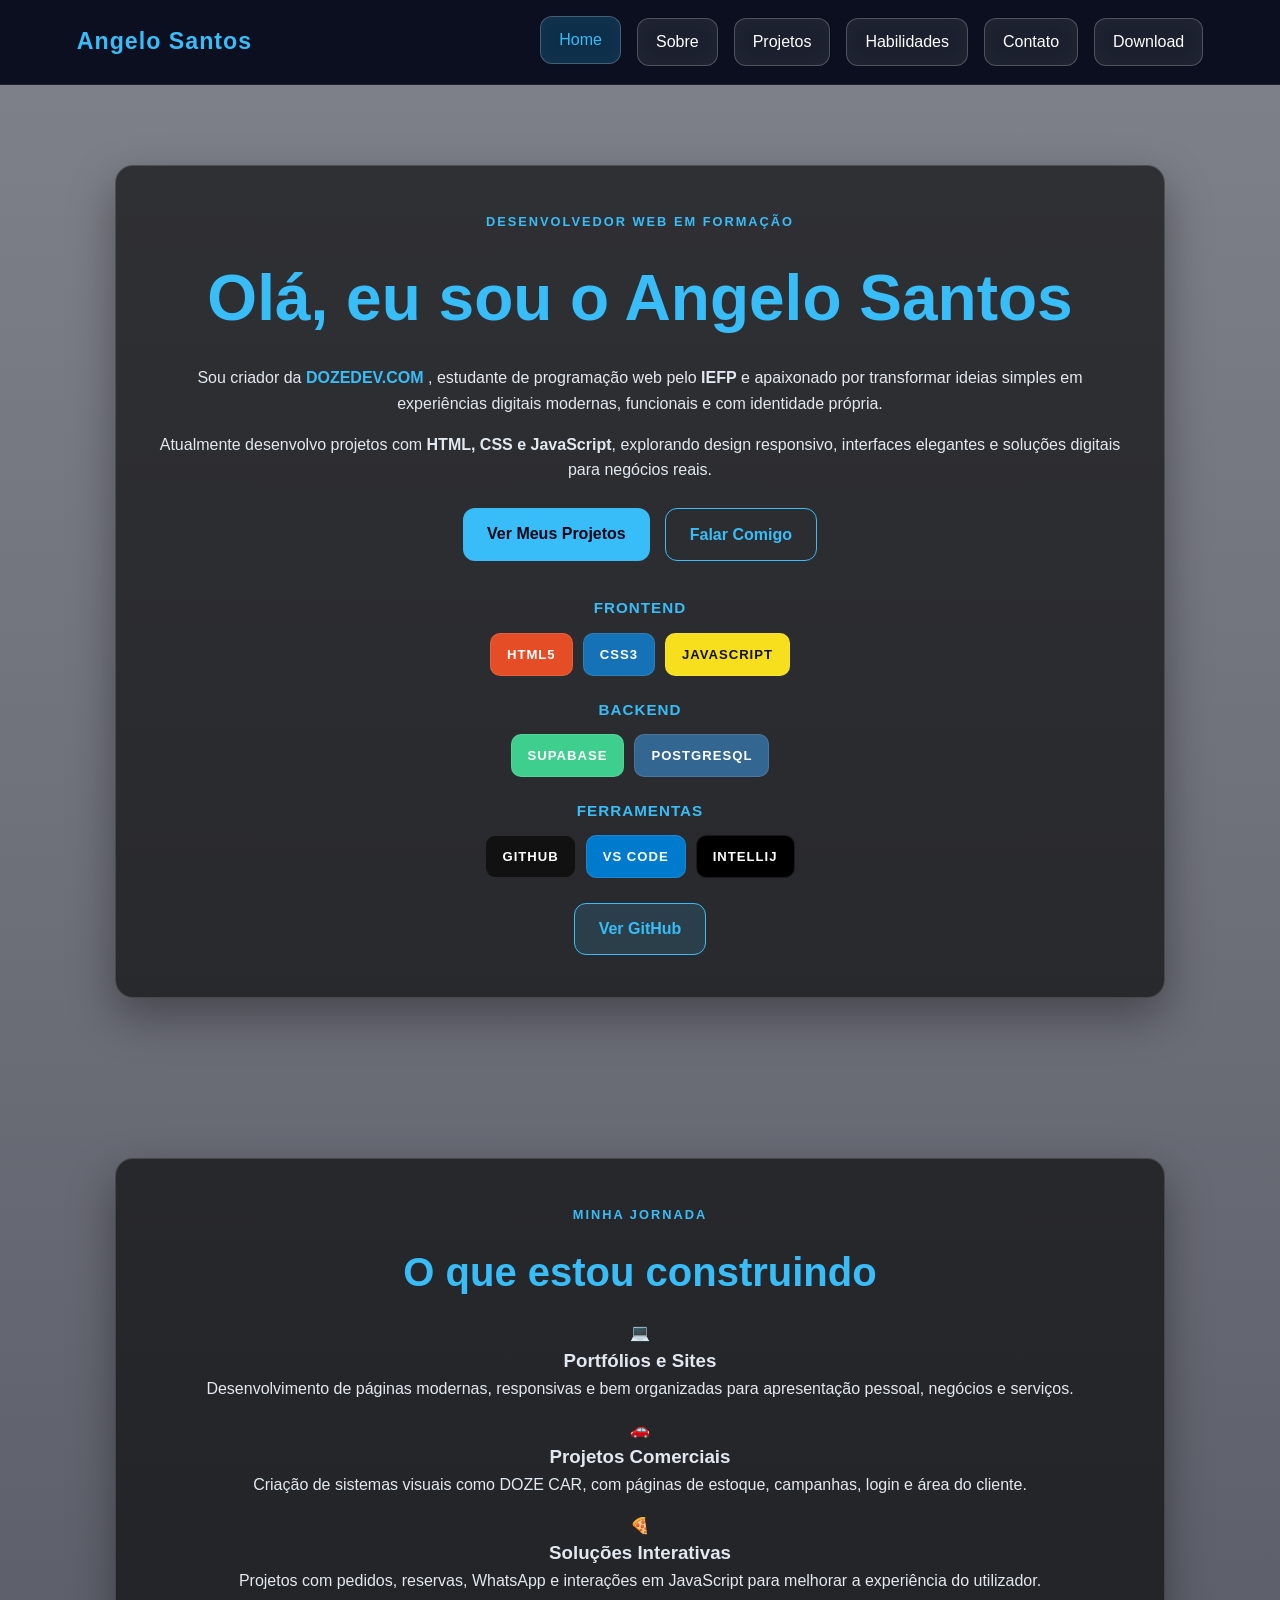
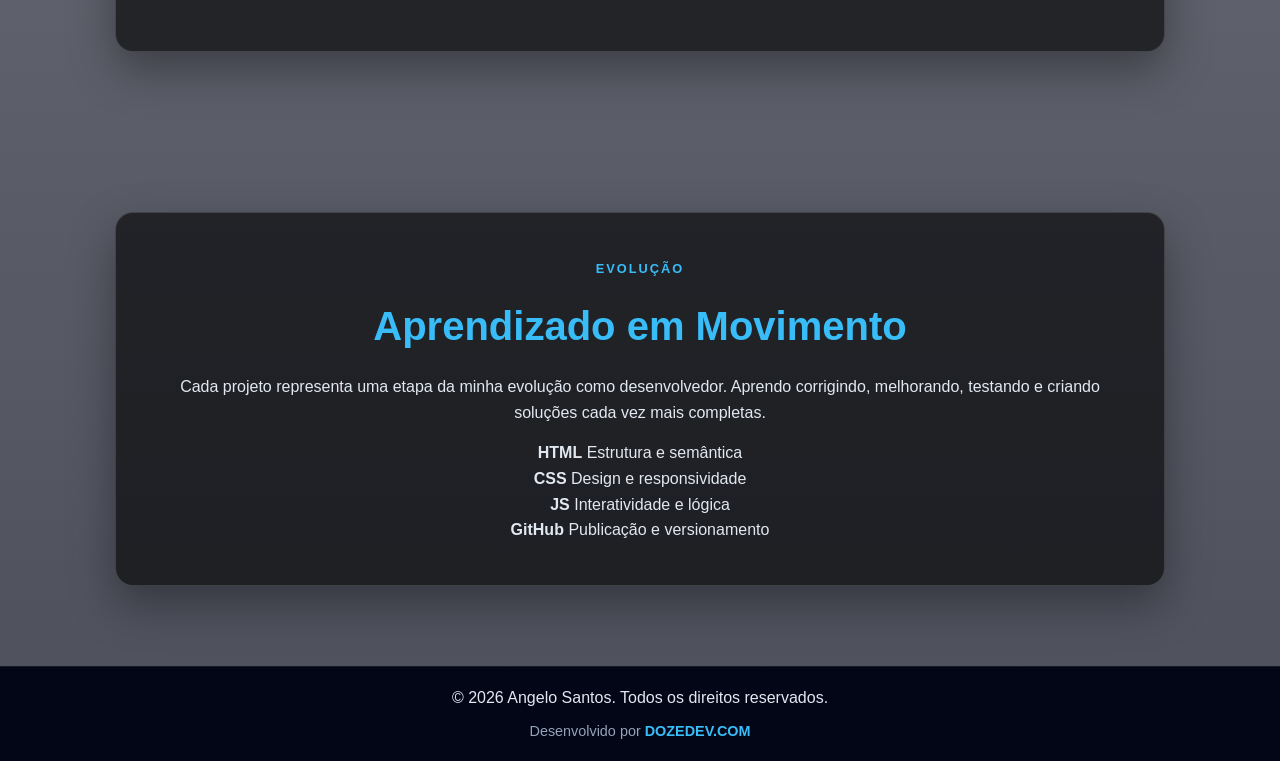
<file: index.html>
<!DOCTYPE html>
<html lang="pt">

<head>
  <meta charset="UTF-8" />
  <meta name="viewport" content="width=device-width, initial-scale=1.0" />

  <title>Angelo Santos | Desenvolvedor Web</title>

  <meta name="description"
    content="Portfólio pessoal de Angelo Santos, desenvolvedor web em formação pelo IEFP, focado em HTML, CSS, JavaScript e projetos digitais modernos." />

  <link rel="stylesheet" href="style.css" />
</head>

<body>

  <header>
    <nav class="navbar">

      <a href="index.html" class="logo">
        Angelo Santos
      </a>

      <ul class="nav-links">
        <li><a href="index.html" class="active">Home</a></li>
        <li><a href="sobre.html">Sobre</a></li>
        <li><a href="projeto.html">Projetos</a></li>
        <li><a href="habilidades.html">Habilidades</a></li>
        <li><a href="contactos.html">Contato</a></li>
        <li><a href="download.html">Download</a></li>
      </ul>

    </nav>
  </header>

  <main>

    <section class="section hero-pessoal">

      <div class="glass-box hero-grid">

        <div class="hero-texto">

          <span class="tag">
            Desenvolvedor Web em Formação
          </span>

          <h1>
            Olá, eu sou o
            <span>Angelo Santos</span>
          </h1>

          <p>
  Sou criador da
  <strong>
    <a href="https://angelosantos824.github.io/usedoze/"
       target="_blank"
       rel="noopener noreferrer"
       class="link-dev">
      DOZEDEV.COM
    </a>
  </strong>,
  estudante de programação web pelo
  <strong>IEFP</strong>
  e apaixonado por transformar ideias simples em experiências digitais modernas,
  funcionais e com identidade própria.
</p>
          <p>
            Atualmente desenvolvo projetos com <strong>HTML, CSS e JavaScript</strong>,
            explorando design responsivo, interfaces elegantes e soluções digitais para negócios reais.
          </p>

          <div class="hero-actions">
            <a href="projeto.html" class="btn-primary">
              Ver Meus Projetos
            </a>

            <a href="contactos.html" class="btn-outline">
              Falar Comigo
            </a>
          </div>

        </div>

        <div class="hero-card-perfil">

          <div class="avatar-box">
            <span></span>
          <div class="hero-card-perfil">

  <div class="avatar-box">
   
  </div>

     <div class="arsenal-tech">

  <div class="tech-categoria">

    <strong>Frontend</strong>

    <div class="tech-badges">

      <span class="badge html">
        HTML5
      </span>

      <span class="badge css">
        CSS3
      </span>

      <span class="badge js">
        JavaScript
      </span>

    </div>

  </div>

  <div class="tech-categoria">

    <strong>Backend</strong>

    <div class="tech-badges">

      <span class="badge supabase">
        Supabase
      </span>

      <span class="badge postgres">
        PostgreSQL
      </span>

    </div>

  </div>

  <div class="tech-categoria">

    <strong>Ferramentas</strong>

    <div class="tech-badges">

      <span class="badge github">
        GitHub
      </span>

      <span class="badge vscode">
        VS Code
      </span>

      <span class="badge intellij">
        IntelliJ
      </span>

    </div>

  </div>

</div>

  <a href="https://github.com/angelosantos824"
     target="_blank"
     rel="noopener noreferrer"
     class="btn-profile">
    Ver GitHub
  </a>

</div>

        </div>

      </div>

    </section>

    <section class="section">

      <div class="glass-box">

        <span class="tag">
          Minha Jornada
        </span>

        <h2>
          O que estou construindo
        </h2>

        <div class="jornada-grid">

          <article class="jornada-card">
            <div class="jornada-icon">💻</div>
            <h3>Portfólios e Sites</h3>
            <p>
              Desenvolvimento de páginas modernas, responsivas e bem organizadas
              para apresentação pessoal, negócios e serviços.
            </p>
          </article>

          <article class="jornada-card">
            <div class="jornada-icon">🚗</div>
            <h3>Projetos Comerciais</h3>
            <p>
              Criação de sistemas visuais como DOZE CAR, com páginas de estoque,
              campanhas, login e área do cliente.
            </p>
          </article>

          <article class="jornada-card">
            <div class="jornada-icon">🍕</div>
            <h3>Soluções Interativas</h3>
            <p>
              Projetos com pedidos, reservas, WhatsApp e interações em JavaScript
              para melhorar a experiência do utilizador.
            </p>
          </article>

        </div>

      </div>

    </section>

    <section class="section">

      <div class="glass-box">

        <span class="tag">
          Evolução
        </span>

        <h2>
          Aprendizado em Movimento
        </h2>

        <p>
          Cada projeto representa uma etapa da minha evolução como desenvolvedor.
          Aprendo corrigindo, melhorando, testando e criando soluções cada vez mais completas.
        </p>

        <div class="stats-grid">

          <div class="stat-card">
            <strong>HTML</strong>
            <span>Estrutura e semântica</span>
          </div>

          <div class="stat-card">
            <strong>CSS</strong>
            <span>Design e responsividade</span>
          </div>

          <div class="stat-card">
            <strong>JS</strong>
            <span>Interatividade e lógica</span>
          </div>

          <div class="stat-card">
            <strong>GitHub</strong>
            <span>Publicação e versionamento</span>
          </div>

        </div>

      </div>

    </section>

  </main>

  <footer class="footer">

    <p>
      &copy; 2026 Angelo Santos. Todos os direitos reservados.
    </p>

    <p class="dev-footer">
      Desenvolvido por
      <a href="https://angelosantos824.github.io/usedoze/"
         target="_blank"
         rel="noopener noreferrer">
        DOZEDEV.COM
      </a>
    </p>

  </footer>

</body>

</html>
</file>
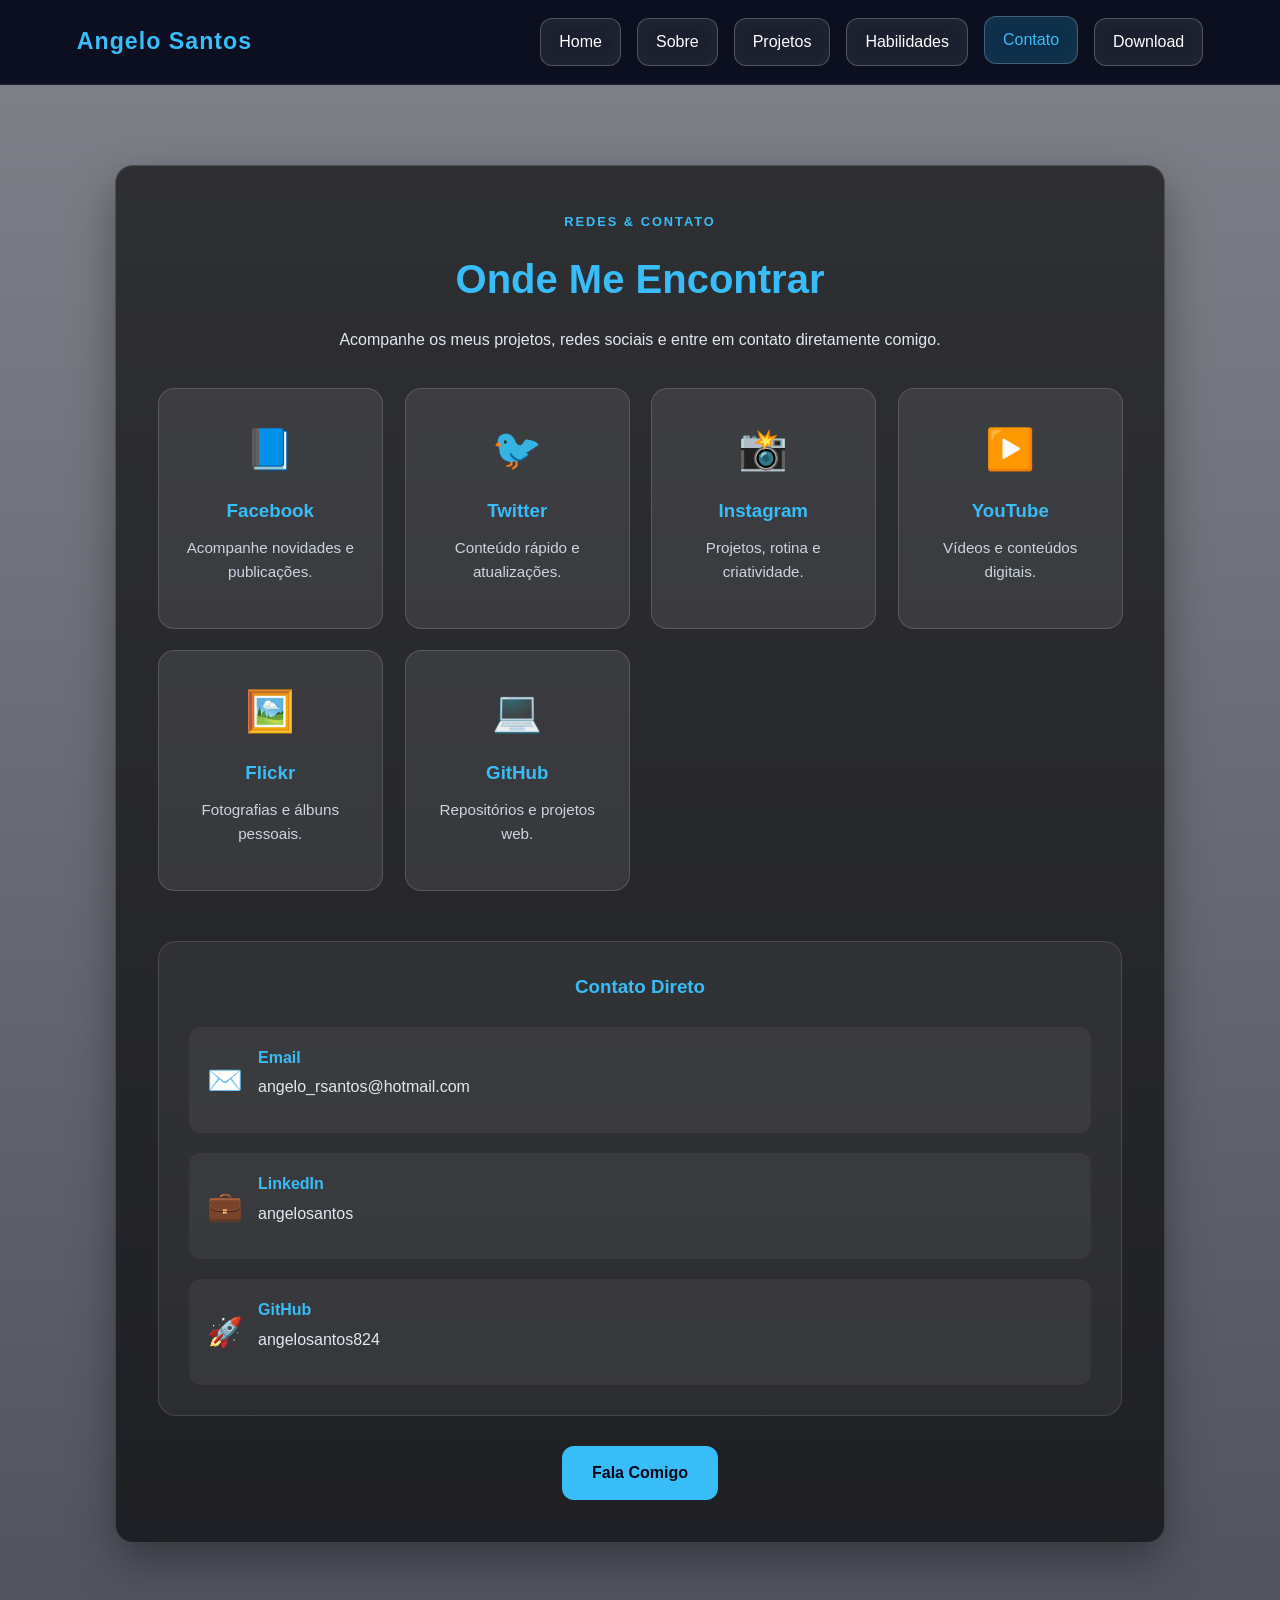
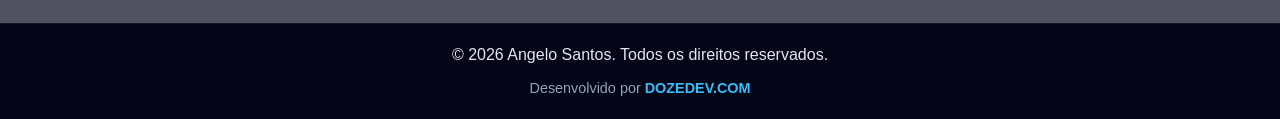
<file: contactos.html>
<!DOCTYPE html>
<html lang="pt">

<head>
    <meta charset="UTF-8" />
    <meta name="viewport" content="width=device-width, initial-scale=1.0" />

    <title>Contactos | Angelo Santos</title>

    <meta name="description"
        content="Redes sociais e formas de contato de Angelo Santos." />

    <link rel="stylesheet" href="style.css" />
</head>

<body>

    <!-- ==========================================
         HEADER
    ========================================== -->

    <header>

        <nav class="navbar">

            <a href="index.html" class="logo">
                Angelo Santos
            </a>

            <ul class="nav-links">

                <li>
                    <a href="index.html">
                        Home
                    </a>
                </li>

                <li>
                    <a href="sobre.html">
                        Sobre
                    </a>
                </li>

                <li>
                    <a href="projeto.html">
                        Projetos
                    </a>
                </li>

                <li>
                    <a href="habilidades.html">
                        Habilidades
                    </a>
                </li>

                <li>
                    <a href="contactos.html" class="active">
                        Contato
                    </a>
                </li>

                <li>
                    <a href="download.html">
                        Download
                    </a>
                </li>

            </ul>

        </nav>

    </header>

    <!-- ==========================================
         MAIN
    ========================================== -->

    <main>

        <section class="section" id="contato">

            <div class="glass-box">

                <span class="tag">
                    Redes & Contato
                </span>

                <h2>
                    Onde Me Encontrar
                </h2>

                <p class="contact-intro">
                    Acompanhe os meus projetos,
                    redes sociais e entre em contato diretamente comigo.
                </p>

                <!-- REDES SOCIAIS -->

                <div class="social-grid">

                    <a href="https://www.facebook.com/angelorsantos"
                       target="_blank"
                       rel="noopener noreferrer"
                       class="social-card">

                        <div class="social-icon">
                            📘
                        </div>

                        <h3>
                            Facebook
                        </h3>

                        <p>
                            Acompanhe novidades e publicações.
                        </p>

                    </a>

                    <a href="https://twitter.com/angelossantos/"
                       target="_blank"
                       rel="noopener noreferrer"
                       class="social-card">

                        <div class="social-icon">
                            🐦
                        </div>

                        <h3>
                            Twitter
                        </h3>

                        <p>
                            Conteúdo rápido e atualizações.
                        </p>

                    </a>

                    <a href="https://www.instagram.com/angelosantos/"
                       target="_blank"
                       rel="noopener noreferrer"
                       class="social-card">

                        <div class="social-icon">
                            📸
                        </div>

                        <h3>
                            Instagram
                        </h3>

                        <p>
                            Projetos, rotina e criatividade.
                        </p>

                    </a>

                    <a href="https://www.youtube.com/user/angelosantos824"
                       target="_blank"
                       rel="noopener noreferrer"
                       class="social-card">

                        <div class="social-icon">
                            ▶️
                        </div>

                        <h3>
                            YouTube
                        </h3>

                        <p>
                            Vídeos e conteúdos digitais.
                        </p>

                    </a>

                    <a href="https://www.flickr.com/photos/angelosantos/albums"
                       target="_blank"
                       rel="noopener noreferrer"
                       class="social-card">

                        <div class="social-icon">
                            🖼️
                        </div>

                        <h3>
                            Flickr
                        </h3>

                        <p>
                            Fotografias e álbuns pessoais.
                        </p>

                    </a>

                    <a href="https://github.com/angelosantos824"
                       target="_blank"
                       rel="noopener noreferrer"
                       class="social-card">

                        <div class="social-icon">
                            💻
                        </div>

                        <h3>
                            GitHub
                        </h3>

                        <p>
                            Repositórios e projetos web.
                        </p>

                    </a>

                </div>

                <!-- CONTATO DIRETO -->

                <div class="contact-box">

                    <h3>
                        Contato Direto
                    </h3>

                    <div class="contact-info-grid">

                        <div class="contact-info-item">

                            <span>
                                ✉️
                            </span>

                            <div>

                                <strong>
                                    Email
                                </strong>

                                <p>
                                    angelo_rsantos@hotmail.com
                                </p>

                            </div>

                        </div>

                        <div class="contact-info-item">

                            <span>
                                💼
                            </span>

                            <div>

                                <strong>
                                    LinkedIn
                                </strong>

                                <p>
                                    angelosantos
                                </p>

                            </div>

                        </div>

                        <div class="contact-info-item">

                            <span>
                                🚀
                            </span>

                            <div>

                                <strong>
                                    GitHub
                                </strong>

                                <p>
                                    angelosantos824
                                </p>

                            </div>

                        </div>

                    </div>

                </div>

                <!-- BOTÃO -->

                <div class="fala-comigo">

                    <a href="formulario.html">

                        Fala Comigo

                    </a>

                </div>

            </div>

        </section>

    </main>

    <!-- ==========================================
         FOOTER
    ========================================== -->

    <footer class="footer">

        <p>
            &copy; 2026 Angelo Santos. Todos os direitos reservados.
        </p>

        <p class="dev-footer">

            Desenvolvido por

            <a href="https://angelosantos824.github.io/usedoze/"
               target="_blank"
               rel="noopener noreferrer">

                DOZEDEV.COM

            </a>

        </p>

    </footer>

</body>

</html>
</file>
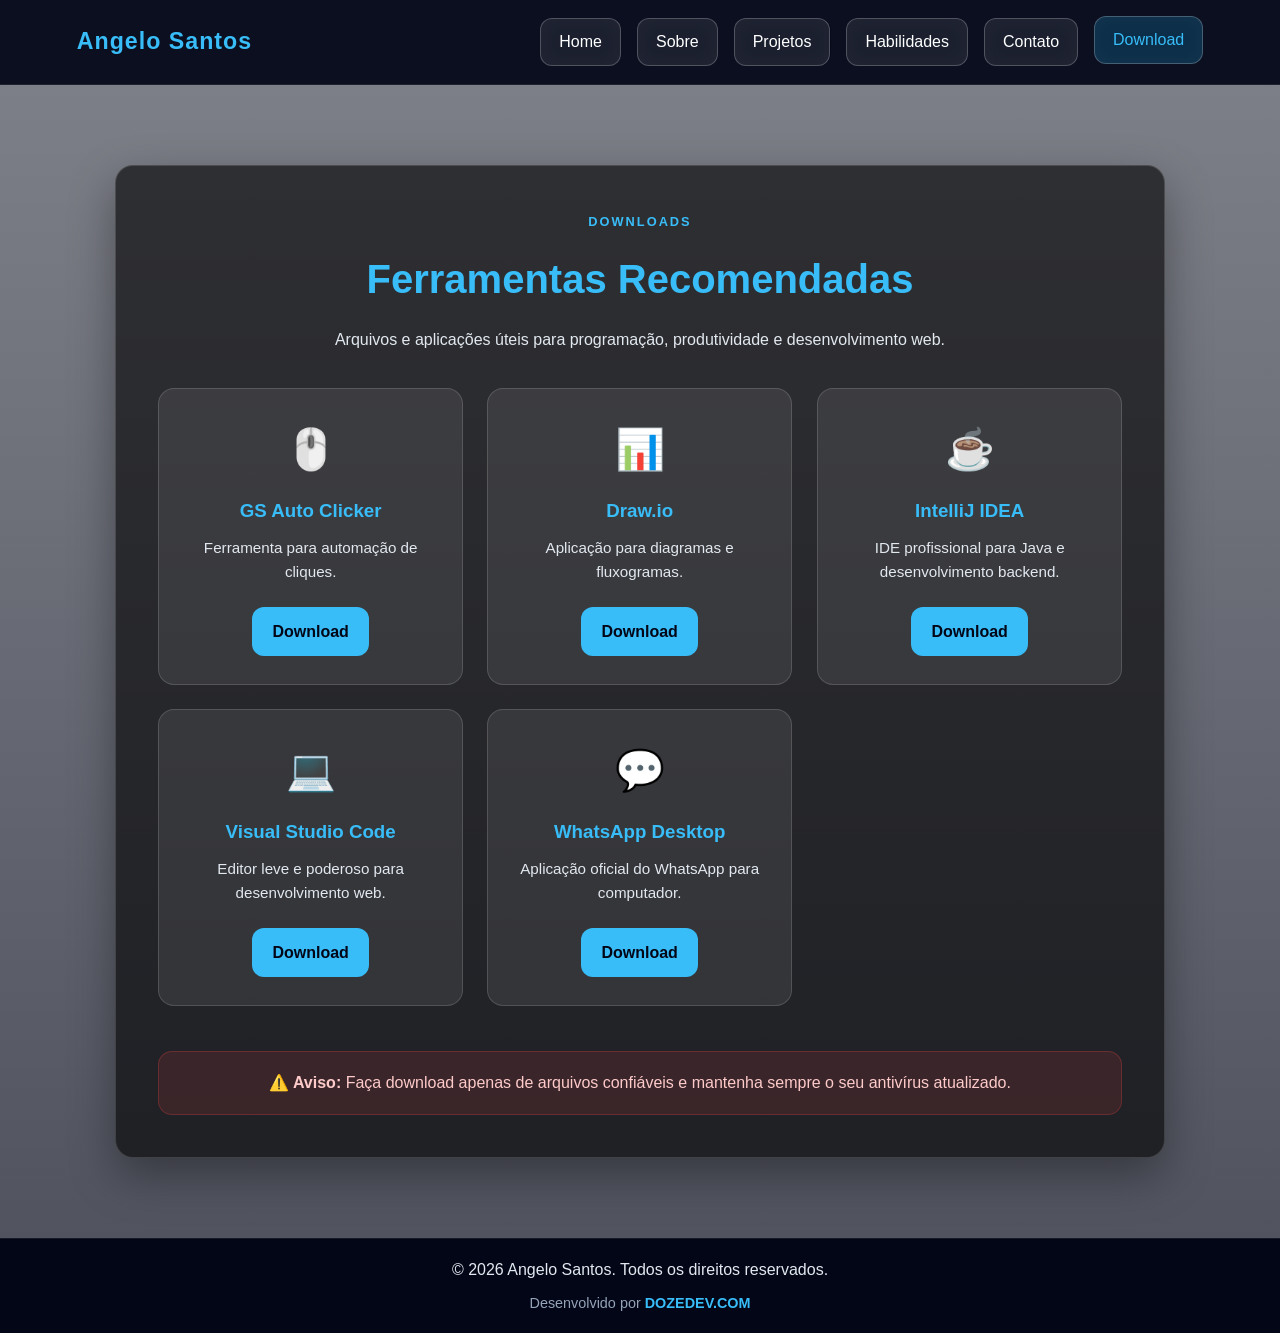
<file: download.html>
<!DOCTYPE html>
<html lang="pt">

<head>
    <meta charset="UTF-8" />
    <meta name="viewport" content="width=device-width, initial-scale=1.0" />

    <title>Downloads | Angelo Santos</title>

    <meta name="description"
        content="Área de downloads com ferramentas recomendadas para desenvolvimento e produtividade." />

    <link rel="stylesheet" href="style.css" />
</head>

<body>

    <!-- ==========================================
         HEADER
    ========================================== -->

    <header>

        <nav class="navbar">

            <a href="index.html" class="logo">
                Angelo Santos
            </a>

            <ul class="nav-links">

                <li>
                    <a href="index.html">
                        Home
                    </a>
                </li>

                <li>
                    <a href="sobre.html">
                        Sobre
                    </a>
                </li>

                <li>
                    <a href="projeto.html">
                        Projetos
                    </a>
                </li>

                <li>
                    <a href="habilidades.html">
                        Habilidades
                    </a>
                </li>

                <li>
                    <a href="contactos.html">
                        Contato
                    </a>
                </li>

                <li>
                    <a href="download.html" class="active">
                        Download
                    </a>
                </li>

            </ul>

        </nav>

    </header>

    <!-- ==========================================
         MAIN
    ========================================== -->

    <main>

        <section class="section">

            <div class="glass-box">

                <span class="tag">
                    Downloads
                </span>

                <h2>
                    Ferramentas Recomendadas
                </h2>

                <p class="download-intro">
                    Arquivos e aplicações úteis para programação,
                    produtividade e desenvolvimento web.
                </p>

                <!-- GRID DOWNLOADS -->

                <div class="downloads-grid">

                    <!-- GS AUTO CLICKER -->

                    <div class="download-card">

                        <div class="download-icon">
                            🖱️
                        </div>

                        <h3>
                            GS Auto Clicker
                        </h3>

                        <p>
                            Ferramenta para automação de cliques.
                        </p>

                        <a href="arquivos/GSAutoClicker.exe"
                           download
                           class="download-btn">

                            Download

                        </a>

                    </div>

                    <!-- DRAW.IO -->

                    <div class="download-card">

                        <div class="download-icon">
                            📊
                        </div>

                        <h3>
                            Draw.io
                        </h3>

                        <p>
                            Aplicação para diagramas e fluxogramas.
                        </p>

                        <a href="arquivos/draw.io-29.6.1-windows-installer.exe"
                           download
                           class="download-btn">

                            Download

                        </a>

                    </div>

                    <!-- INTELLIJ -->

                    <div class="download-card">

                        <div class="download-icon">
                            ☕
                        </div>

                        <h3>
                            IntelliJ IDEA
                        </h3>

                        <p>
                            IDE profissional para Java e desenvolvimento backend.
                        </p>

                        <a href="arquivos/idea-2026.1 (1).exe"
                           download
                           class="download-btn">

                            Download

                        </a>

                    </div>

                    <!-- VSCODE -->

                    <div class="download-card">

                        <div class="download-icon">
                            💻
                        </div>

                        <h3>
                            Visual Studio Code
                        </h3>

                        <p>
                            Editor leve e poderoso para desenvolvimento web.
                        </p>

                        <a href="arquivos/VSCodeUserSetup-x64-1.112.0.exe"
                           download
                           class="download-btn">

                            Download

                        </a>

                    </div>

                    <!-- WHATSAPP -->

                    <div class="download-card">

                        <div class="download-icon">
                            💬
                        </div>

                        <h3>
                            WhatsApp Desktop
                        </h3>

                        <p>
                            Aplicação oficial do WhatsApp para computador.
                        </p>

                        <a href="arquivos/WhatsApp Installer.exe"
                           download
                           class="download-btn">

                            Download

                        </a>

                    </div>

                </div>

                <!-- ALERTA -->

                <div class="download-alert">

                    <strong>
                        ⚠️ Aviso:
                    </strong>

                    Faça download apenas de arquivos confiáveis
                    e mantenha sempre o seu antivírus atualizado.

                </div>

            </div>

        </section>

    </main>

    <!-- ==========================================
         FOOTER
    ========================================== -->

    <footer class="footer">

        <p>
            &copy; 2026 Angelo Santos. Todos os direitos reservados.
        </p>

        <p class="dev-footer">

            Desenvolvido por

            <a href="https://angelosantos824.github.io/usedoze/"
               target="_blank"
               rel="noopener noreferrer">

                DOZEDEV.COM

            </a>

        </p>

    </footer>

</body>

</html>
</file>
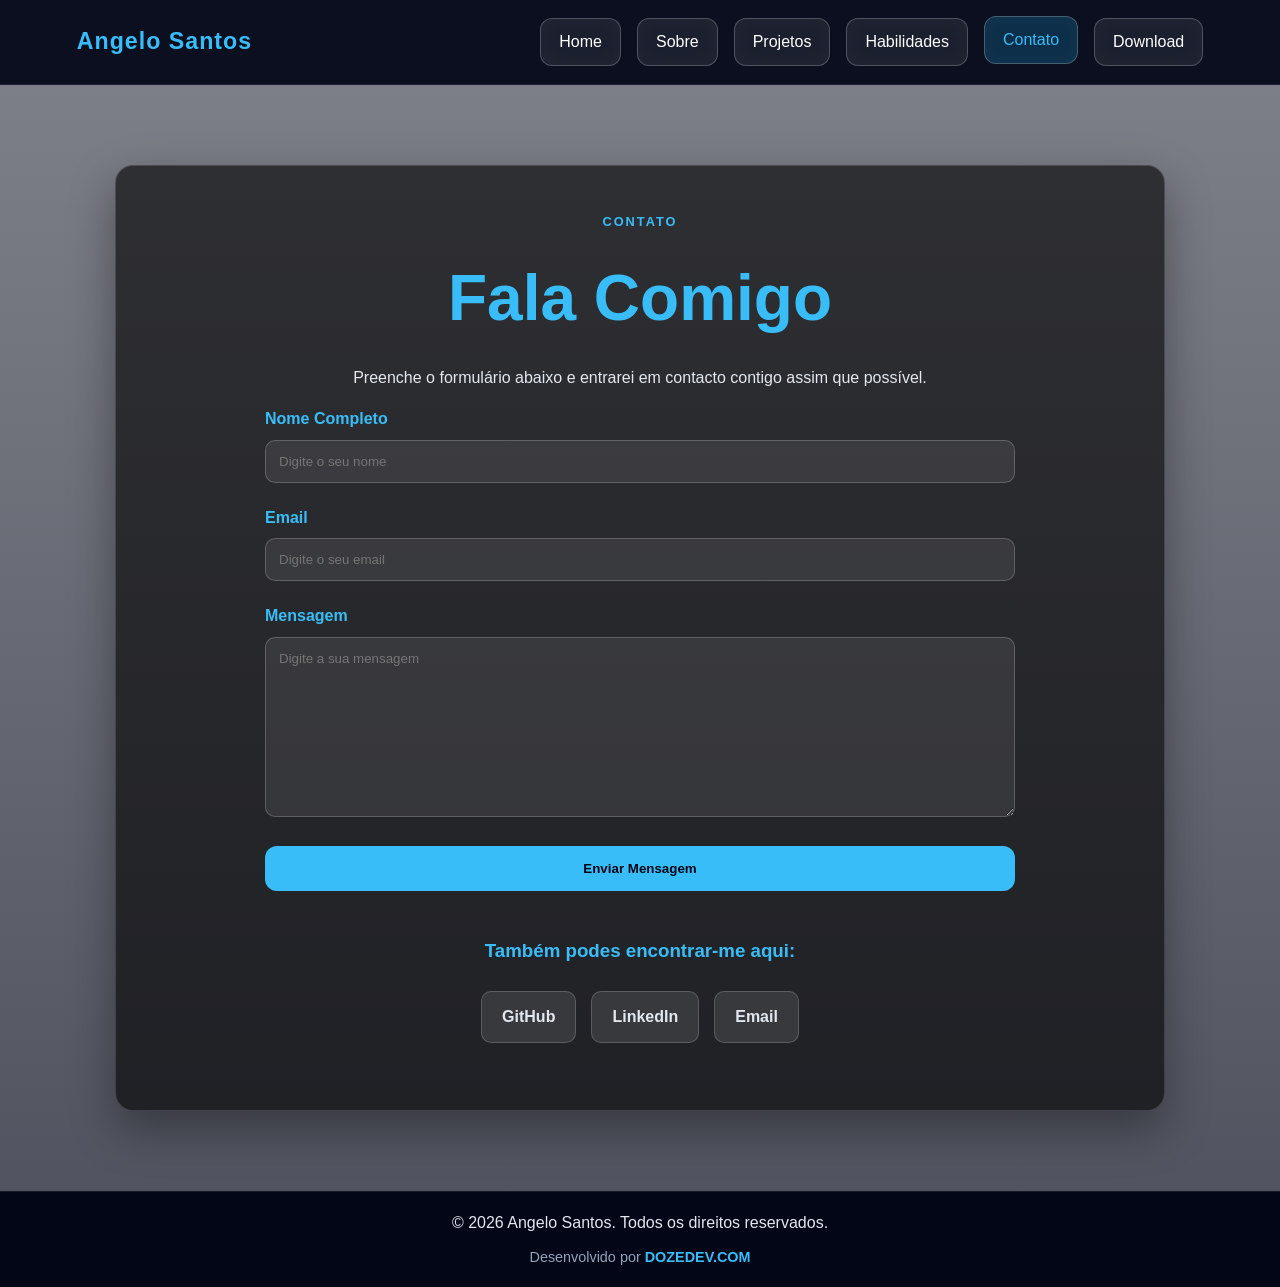
<file: formulario.html>
<!DOCTYPE html>
<html lang="pt">

<head>
    <meta charset="UTF-8" />
    <meta name="viewport" content="width=device-width, initial-scale=1.0" />

    <title>Contato | Angelo Santos</title>

    <meta name="description"
        content="Entre em contato com Angelo Santos através do formulário de mensagens." />

    <link rel="stylesheet" href="style.css" />
</head>

<body>

    <!-- ==========================================
         HEADER
    ========================================== -->

    <header>

        <nav class="navbar">

            <a href="index.html" class="logo">
                Angelo Santos
            </a>

            <ul class="nav-links">

                <li>
                    <a href="index.html">
                        Home
                    </a>
                </li>

                <li>
                    <a href="sobre.html">
                        Sobre
                    </a>
                </li>

                <li>
                    <a href="projeto.html">
                        Projetos
                    </a>
                </li>

                <li>
                    <a href="habilidades.html">
                        Habilidades
                    </a>
                </li>

                <li>
                    <a href="contactos.html" class="active">
                        Contato
                    </a>
                </li>

                <li>
                    <a href="download.html">
                        Download
                    </a>
                </li>

            </ul>

        </nav>

    </header>

    <!-- ==========================================
         MAIN
    ========================================== -->

    <main>

        <section class="section">

            <div class="glass-box">

                <span class="tag">
                    Contato
                </span>

                <h1>
                    Fala Comigo
                </h1>

                <p class="contact-intro">
                    Preenche o formulário abaixo
                    e entrarei em contacto contigo assim que possível.
                </p>

                <!-- FORMULÁRIO -->

                <form class="contact-form">

                    <!-- NOME -->

                    <div class="form-group">

                        <label for="nome">
                            Nome Completo
                        </label>

                        <input
                            type="text"
                            id="nome"
                            name="nome"
                            placeholder="Digite o seu nome"
                            required
                            minlength="5"
                            maxlength="100"
                        />

                    </div>

                    <!-- EMAIL -->

                    <div class="form-group">

                        <label for="email">
                            Email
                        </label>

                        <input
                            type="email"
                            id="email"
                            name="email"
                            placeholder="Digite o seu email"
                            required
                        />

                    </div>

                    <!-- MENSAGEM -->

                    <div class="form-group">

                        <label for="mensagem">
                            Mensagem
                        </label>

                        <textarea
                            id="mensagem"
                            name="mensagem"
                            placeholder="Digite a sua mensagem"
                            required
                            minlength="20"
                            maxlength="900"
                        ></textarea>

                    </div>

                    <!-- BOTÃO -->

                    <button type="submit" class="btn-contact">

                        Enviar Mensagem

                    </button>

                </form>

                <!-- REDES -->

                <div class="contact-social">

                    <h3>
                        Também podes encontrar-me aqui:
                    </h3>

                    <div class="social-list">

                        <a href="https://github.com/angelosantos824"
                           target="_blank"
                           rel="noopener noreferrer">

                            GitHub

                        </a>

                        <a href="https://www.linkedin.com"
                           target="_blank"
                           rel="noopener noreferrer">

                            LinkedIn

                        </a>

                        <a href="mailto:dozedev824@gmail.com">

                            Email

                        </a>

                    </div>

                </div>

            </div>

        </section>

    </main>

    <!-- ==========================================
         FOOTER
    ========================================== -->

    <footer class="footer">

        <p>
            &copy; 2026 Angelo Santos. Todos os direitos reservados.
        </p>

        <p class="dev-footer">

            Desenvolvido por

            <a href="https://angelosantos824.github.io/usedoze/"
               target="_blank"
               rel="noopener noreferrer">

                DOZEDEV.COM

            </a>

        </p>

    </footer>

</body>

</html>
</file>
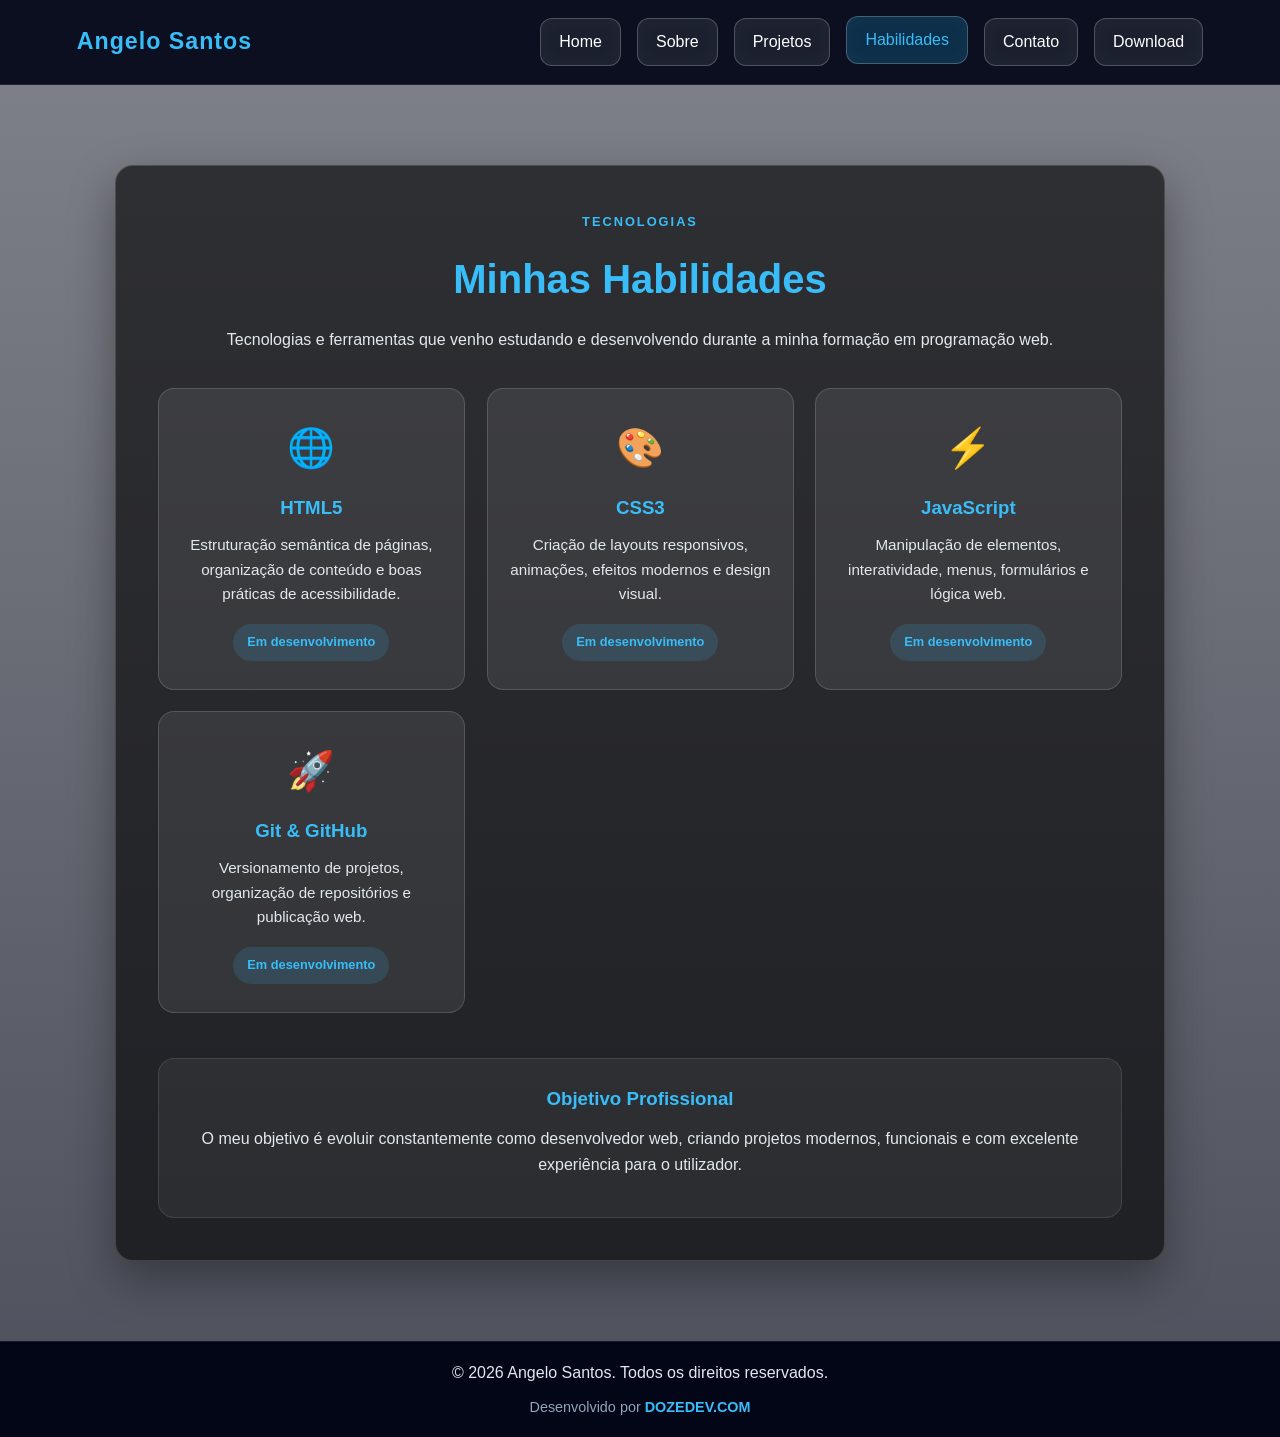
<file: habilidades.html>
<!DOCTYPE html>
<html lang="pt">

<head>
    <meta charset="UTF-8" />
    <meta name="viewport" content="width=device-width, initial-scale=1.0" />

    <title>Habilidades | Angelo Santos</title>

    <meta name="description"
        content="Conheça as habilidades e tecnologias estudadas por Angelo Santos durante sua formação em desenvolvimento web." />

    <link rel="stylesheet" href="style.css" />
</head>

<body>

    <!-- ==========================================
         HEADER
    ========================================== -->

    <header>

        <nav class="navbar">

            <a href="index.html" class="logo">
                Angelo Santos
            </a>

            <ul class="nav-links">

                <li>
                    <a href="index.html">
                        Home
                    </a>
                </li>

                <li>
                    <a href="sobre.html">
                        Sobre
                    </a>
                </li>

                <li>
                    <a href="projeto.html">
                        Projetos
                    </a>
                </li>

                <li>
                    <a href="habilidades.html" class="active">
                        Habilidades
                    </a>
                </li>

                <li>
                    <a href="contactos.html">
                        Contato
                    </a>
                </li>

                <li>
                    <a href="download.html">
                        Download
                    </a>
                </li>

            </ul>

        </nav>

    </header>

    <!-- ==========================================
         MAIN
    ========================================== -->

    <main>

        <section class="section" id="habilidades">

            <div class="glass-box">

                <span class="tag">
                    Tecnologias
                </span>

                <h2>
                    Minhas Habilidades
                </h2>

                <p>
                    Tecnologias e ferramentas que venho estudando
                    e desenvolvendo durante a minha formação em programação web.
                </p>

                <!-- GRID DE HABILIDADES -->

                <div class="skills-grid">

                    <!-- HTML -->

                    <div class="skill-card">

                        <div class="skill-icon">
                            🌐
                        </div>

                        <h3>
                            HTML5
                        </h3>

                        <p>
                            Estruturação semântica de páginas,
                            organização de conteúdo
                            e boas práticas de acessibilidade.
                        </p>

                        <span class="skill-level">
                            Em desenvolvimento
                        </span>

                    </div>

                    <!-- CSS -->

                    <div class="skill-card">

                        <div class="skill-icon">
                            🎨
                        </div>

                        <h3>
                            CSS3
                        </h3>

                        <p>
                            Criação de layouts responsivos,
                            animações, efeitos modernos
                            e design visual.
                        </p>

                        <span class="skill-level">
                            Em desenvolvimento
                        </span>

                    </div>

                    <!-- JAVASCRIPT -->

                    <div class="skill-card">

                        <div class="skill-icon">
                            ⚡
                        </div>

                        <h3>
                            JavaScript
                        </h3>

                        <p>
                            Manipulação de elementos,
                            interatividade, menus,
                            formulários e lógica web.
                        </p>

                        <span class="skill-level">
                            Em desenvolvimento
                        </span>

                    </div>

                    <!-- GITHUB -->

                    <div class="skill-card">

                        <div class="skill-icon">
                            🚀
                        </div>

                        <h3>
                            Git & GitHub
                        </h3>

                        <p>
                            Versionamento de projetos,
                            organização de repositórios
                            e publicação web.
                        </p>

                        <span class="skill-level">
                            Em desenvolvimento
                        </span>

                    </div>

                </div>

                <!-- EXTRA -->

                <div class="habilidades-extra">

                    <h3>
                        Objetivo Profissional
                    </h3>

                    <p>
                        O meu objetivo é evoluir constantemente
                        como desenvolvedor web,
                        criando projetos modernos,
                        funcionais e com excelente experiência
                        para o utilizador.
                    </p>

                </div>

            </div>

        </section>

    </main>

    <!-- ==========================================
         FOOTER
    ========================================== -->

    <footer class="footer">

        <p>
            &copy; 2026 Angelo Santos. Todos os direitos reservados.
        </p>

        <p class="dev-footer">

            Desenvolvido por

            <a href="https://angelosantos824.github.io/usedoze/"
               target="_blank"
               rel="noopener noreferrer">

                DOZEDEV.COM

            </a>

        </p>

    </footer>

</body>

</html>
</file>
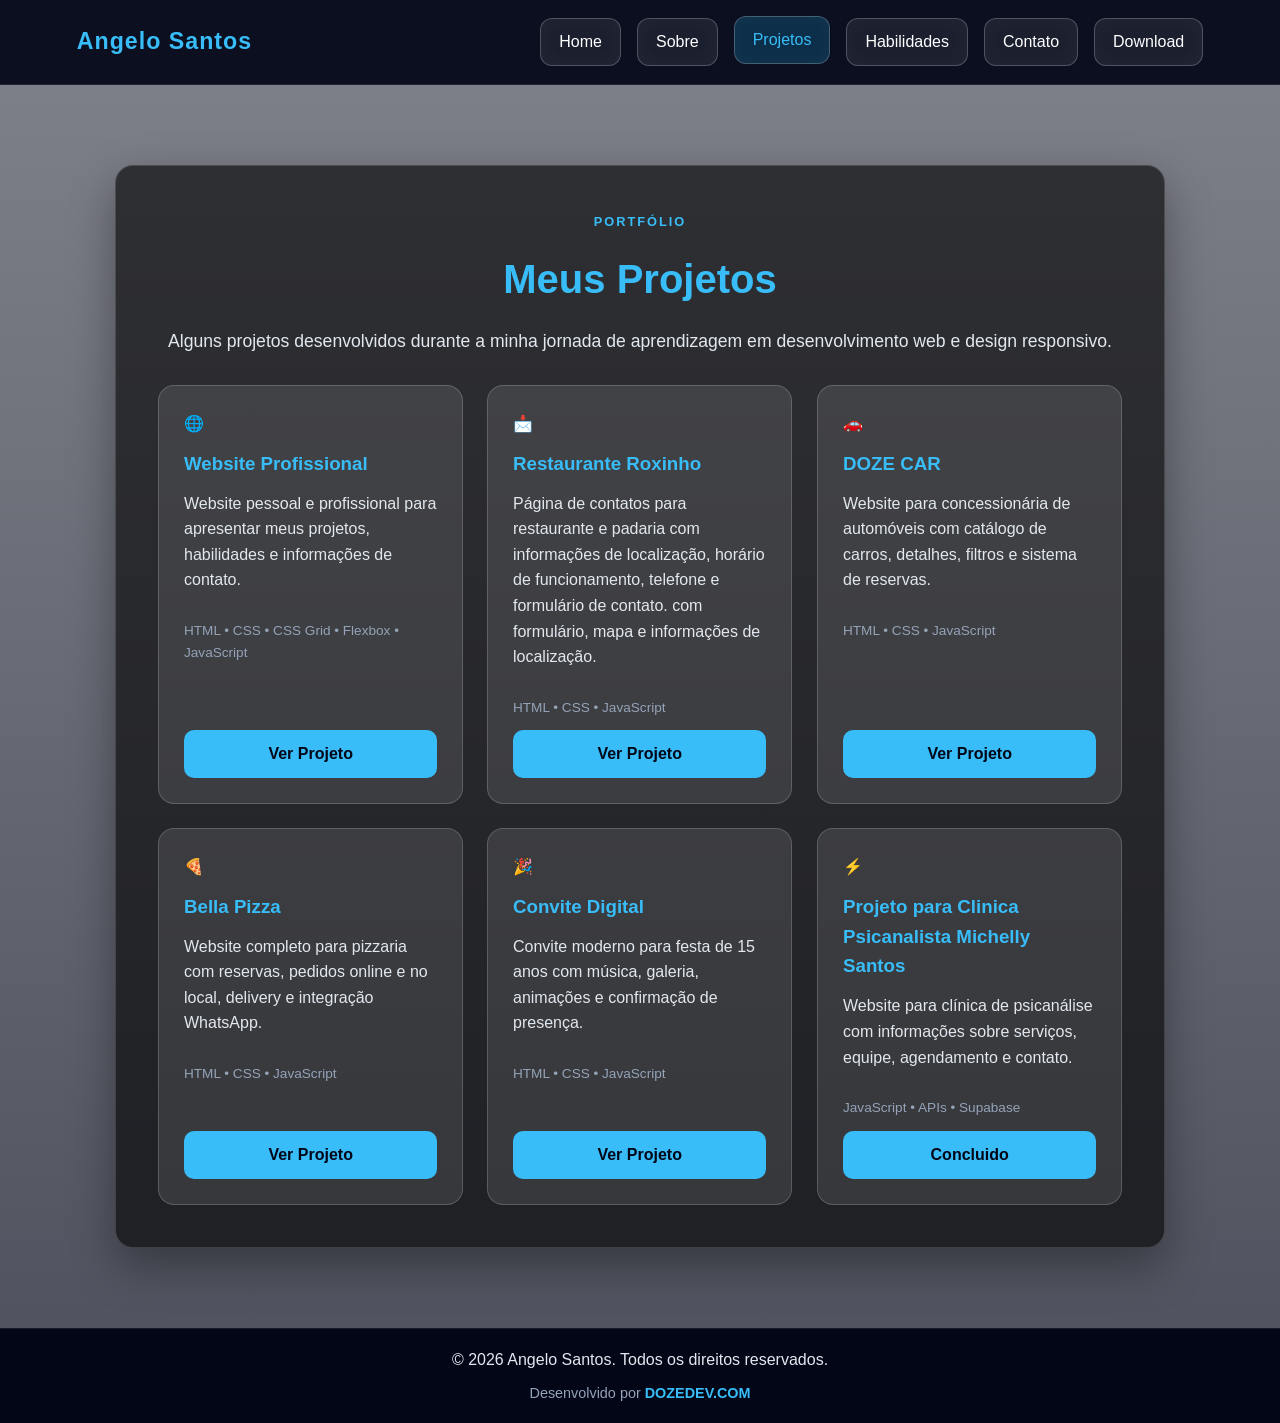
<file: projeto.html>
<!DOCTYPE html>
<html lang="pt">

<head>
    <meta charset="UTF-8" />
    <meta name="viewport" content="width=device-width, initial-scale=1.0" />

    <title>Projetos | Angelo Santos</title>

    <meta name="description"
        content="Conheça os projetos desenvolvidos por Angelo Santos durante sua formação em desenvolvimento web." />

    <link rel="stylesheet" href="style.css" />
</head>

<body>

    <!-- ==========================================
         HEADER
    ========================================== -->

    <header>

        <nav class="navbar">

            <a href="index.html" class="logo">
                Angelo Santos
            </a>

            <ul class="nav-links">

                <li>
                    <a href="index.html">
                        Home
                    </a>
                </li>

                <li>
                    <a href="sobre.html">
                        Sobre
                    </a>
                </li>

                <li>
                    <a href="projeto.html" class="active">
                        Projetos
                    </a>
                </li>

                <li>
                    <a href="habilidades.html">
                        Habilidades
                    </a>
                </li>

                <li>
                    <a href="contactos.html">
                        Contato
                    </a>
                </li>

                <li>
                    <a href="download.html">
                        Download
                    </a>
                </li>

            </ul>

        </nav>

    </header>

    <!-- ==========================================
         MAIN
    ========================================== -->

    <main>

        <section class="section" id="projetos">

            <div class="glass-box">

                <span class="tag">
                    Portfólio
                </span>

                <h2>
                    Meus Projetos
                </h2>

                <p class="intro-projetos">
                    Alguns projetos desenvolvidos durante a minha jornada de aprendizagem
                    em desenvolvimento web e design responsivo.
                </p>

                <div class="projects-grid">

                    <!-- PROJETO 1 -->

                    <article class="project-card">

                        <div class="project-icon">
                            🌐
                        </div>

                        <h3>
                            Website Profissional
                        </h3>

                        <p>
                            Website pessoal e profissional para apresentar meus projetos,
                            habilidades e informações de contato.
                        </p>

                        <span class="tech">
                            HTML • CSS • CSS Grid • Flexbox • JavaScript
                        </span>

                        <a href="https://angelosantos824.github.io/usedoze"
                           class="project-link">
                            Ver Projeto
                        </a>

                    </article>

                    <!-- PROJETO 2 -->

                    <article class="project-card">

                        <div class="project-icon">
                            📩
                        </div>

                        <h3>
                            Restaurante Roxinho
                        </h3>

                        <p>
                            Página de contatos para restaurante e padaria com informações de localização, horário de funcionamento,
                             telefone e formulário de contato.
                            com formulário, mapa e informações de localização.
                        </p>

                        <span class="tech">
                            HTML • CSS • JavaScript
                        </span>

                        <a href="https://angelosantos824.github.io/Roxinho"
                           class="project-link">
                            Ver Projeto
                        </a>

                    </article>

                    <!-- PROJETO 3 -->

                    <article class="project-card">

                        <div class="project-icon">
                            🚗
                        </div>

                        <h3>
                            DOZE CAR
                        </h3>

                        <p>
                            Website para concessionária de automóveis com catálogo de carros, detalhes, filtros e
                             sistema de reservas.
                        </p>

                        <span class="tech">
                            HTML • CSS • JavaScript
                        </span>

                        <a href="https://angelosantos824.github.io/DOZE-CAR/"
                           class="project-link">
                            Ver Projeto
                        </a>

                    </article>

                    <!-- PROJETO 4 -->

                    <article class="project-card">

                        <div class="project-icon">
                            🍕
                        </div>

                        <h3>
                            Bella Pizza
                        </h3>

                        <p>
                            Website completo para pizzaria com reservas,
                            pedidos online e no local, delivery e integração WhatsApp.
                        </p>

                        <span class="tech">
                            HTML • CSS • JavaScript
                        </span>

                        <a href="https://angelosantos824.github.io/Bela-Pizza/"
                           class="project-link">
                            Ver Projeto
                        </a>

                    </article>

                    <!-- PROJETO 5 -->

                    <article class="project-card">

                        <div class="project-icon">
                            🎉
                        </div>

                        <h3>
                            Convite Digital
                        </h3>

                        <p>
                            Convite moderno para festa de 15 anos com música,
                            galeria, animações e confirmação de presença.
                        </p>

                        <span class="tech">
                            HTML • CSS • JavaScript
                        </span>

                        <a href="https://angelosantos824.github.io/15y/"
                           class="project-link">
                            Ver Projeto
                        </a>

                    </article>

                    <!-- PROJETO 6 -->

                    <article class="project-card">

                        <div class="project-icon">
                            ⚡
                        </div>

                        <h3>
                            Projeto para Clinica Psicanalista Michelly Santos
                        </h3>

                        <p>
                            Website para clínica de psicanálise com informações sobre serviços, equipe, agendamento e contato.
                        </p>

                        <span class="tech">
                            JavaScript • APIs • Supabase
                        </span>

                        <a href="https://www.michellysantospsi.com/"
                           class="project-link">
                            Concluido
                        </a>

                    </article>

                </div>

            </div>

        </section>

    </main>

    <!-- ==========================================
         FOOTER
    ========================================== -->

    <footer class="footer">

        <p>
            &copy; 2026 Angelo Santos. Todos os direitos reservados.
        </p>

        <p class="dev-footer">
            Desenvolvido por

            <a href="https://angelosantos824.github.io/usedoze/"
               target="_blank"
               rel="noopener noreferrer">

                DOZEDEV.COM

            </a>
        </p>

    </footer>

</body>

</html>
</file>
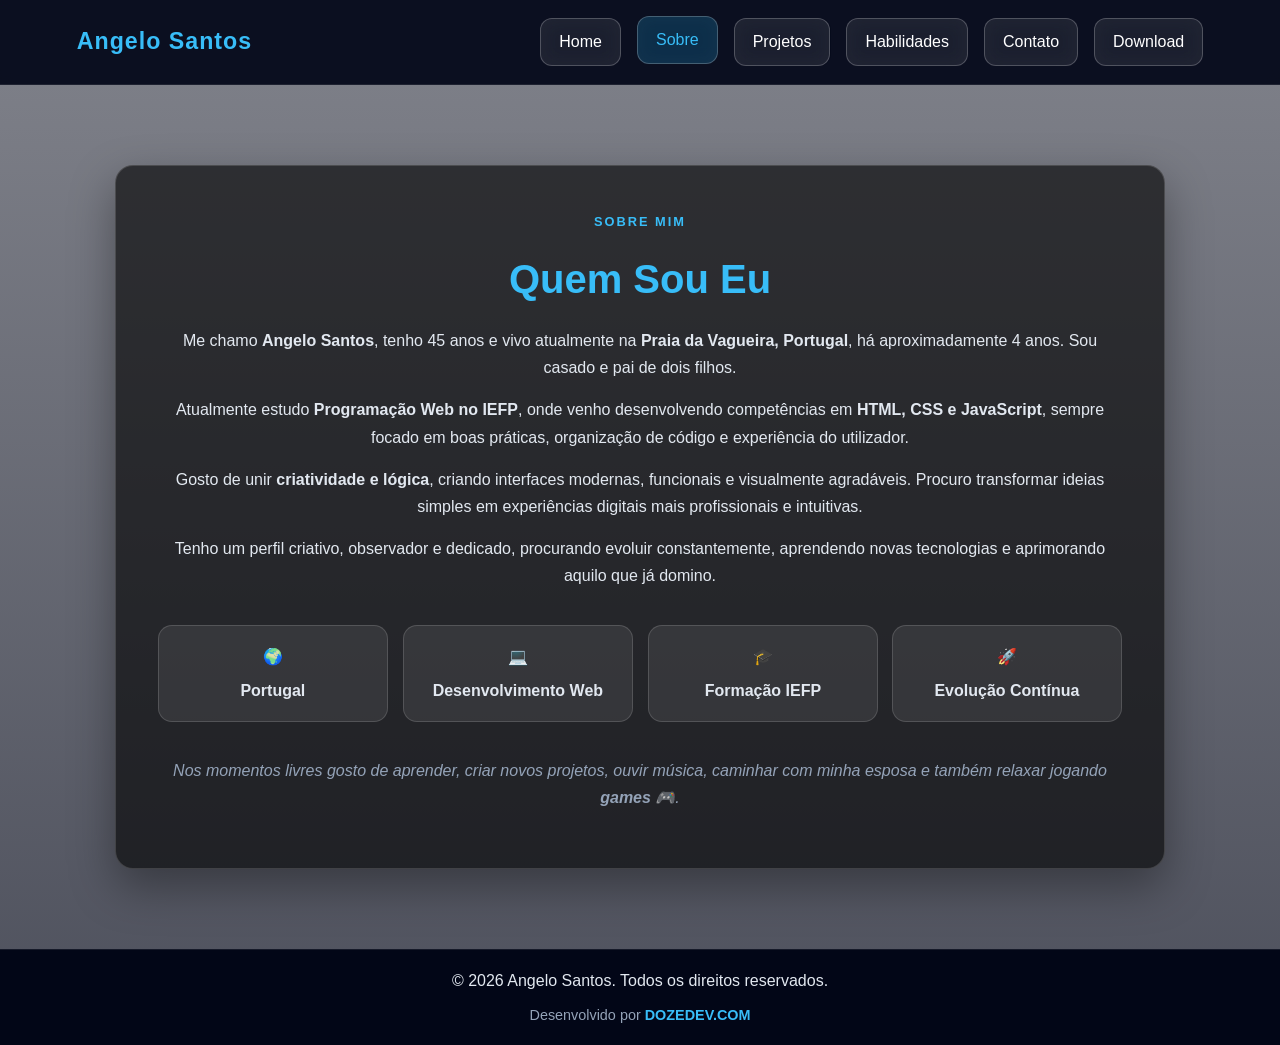
<file: sobre.html>
<!DOCTYPE html>
<html lang="pt">

<head>
    <meta charset="UTF-8" />
    <meta name="viewport" content="width=device-width, initial-scale=1.0" />

    <title>Sobre Mim | Angelo Santos</title>

    <meta name="description"
        content="Conheça mais sobre Angelo Santos, estudante de programação web e desenvolvedor em formação." />

    <link rel="stylesheet" href="style.css" />
</head>

<body>

    <!-- ==========================================
         HEADER
    ========================================== -->

    <header>

        <nav class="navbar">

            <a href="index.html" class="logo">
                Angelo Santos
            </a>

            <ul class="nav-links">

                <li>
                    <a href="index.html">
                        Home
                    </a>
                </li>

                <li>
                    <a href="sobre.html" class="active">
                        Sobre
                    </a>
                </li>

                <li>
                    <a href="projeto.html">
                        Projetos
                    </a>
                </li>

                <li>
                    <a href="habilidades.html">
                        Habilidades
                    </a>
                </li>

                <li>
                    <a href="contactos.html">
                        Contato
                    </a>
                </li>

                <li>
                    <a href="download.html">
                        Download
                    </a>
                </li>

            </ul>

        </nav>

    </header>

    <!-- ==========================================
         MAIN
    ========================================== -->

    <main>

        <section class="section" id="sobre">

            <div class="glass-box">

                <span class="tag">
                    Sobre Mim
                </span>

                <h2>
                    Quem Sou Eu
                </h2>

                <p>
                    Me chamo <strong>Angelo Santos</strong>, tenho 45 anos
                    e vivo atualmente na
                    <strong>Praia da Vagueira, Portugal</strong>,
                    há aproximadamente 4 anos.
                    Sou casado e pai de dois filhos.
                </p>

                <p>
                    Atualmente estudo
                    <strong>Programação Web no IEFP</strong>,
                    onde venho desenvolvendo competências em
                    <strong>HTML, CSS e JavaScript</strong>,
                    sempre focado em boas práticas,
                    organização de código e experiência do utilizador.
                </p>

                <p>
                    Gosto de unir
                    <strong>criatividade e lógica</strong>,
                    criando interfaces modernas, funcionais
                    e visualmente agradáveis.
                    Procuro transformar ideias simples em experiências digitais
                    mais profissionais e intuitivas.
                </p>

                <p>
                    Tenho um perfil criativo, observador e dedicado,
                    procurando evoluir constantemente,
                    aprendendo novas tecnologias e aprimorando
                    aquilo que já domino.
                </p>

                <!-- DESTAQUE -->

                <div class="sobre-destaque">

                    <div class="destaque-item">
                        🌍
                        <span>
                            Portugal
                        </span>
                    </div>

                    <div class="destaque-item">
                        💻
                        <span>
                            Desenvolvimento Web
                        </span>
                    </div>

                    <div class="destaque-item">
                        🎓
                        <span>
                            Formação IEFP
                        </span>
                    </div>

                    <div class="destaque-item">
                        🚀
                        <span>
                            Evolução Contínua
                        </span>
                    </div>

                </div>

                <!-- EXTRA -->

                <p class="sobre-extra">

                    Nos momentos livres gosto de aprender,
                    criar novos projetos,
                    ouvir música,
                    caminhar com minha esposa
                    e também relaxar jogando
                    <strong>games 🎮</strong>.

                </p>

            </div>

        </section>

    </main>

    <!-- ==========================================
         FOOTER
    ========================================== -->

    <footer class="footer">

        <p>
            &copy; 2026 Angelo Santos. Todos os direitos reservados.
        </p>

        <p class="dev-footer">

            Desenvolvido por

            <a href="https://angelosantos824.github.io/usedoze/"
               target="_blank"
               rel="noopener noreferrer">

                DOZEDEV.COM

            </a>

        </p>

    </footer>

</body>

</html>
</file>
<file: style.css>
/* ==========================================
   PORTFÓLIO ANGELO SANTOS - STYLE.CSS
========================================== */

/* RESET */
* {
  margin: 0;
  padding: 0;
  box-sizing: border-box;
}

/* BASE */
html {
  scroll-behavior: smooth;
}

body {
  min-height: 100vh;
  font-family: Arial, Helvetica, sans-serif;
  color: #e2e8f0;
  line-height: 1.6;
  background:
    linear-gradient(rgba(2, 6, 23, 0.5), rgba(2, 6, 23, 0.7)),
    url("https://blog.ebaconline.com.br/blog/wp-content/uploads/2022/12/ffapu6nxbihe77kajjmeh-e1674740233107.png") no-repeat center center fixed;
  background-size: cover;
}

img {
  max-width: 100%;
  display: block;
}

main {
  min-height: calc(100vh - 140px);
}

/* NAVBAR */
.navbar {
  display: flex;
  justify-content: space-between;
  align-items: center;
  padding: 18px 6%;
  background: rgba(2, 6, 23, 0.92);
  backdrop-filter: blur(12px);
  position: sticky;
  top: 0;
  z-index: 1000;
}

.logo {
  font-size: 1.45rem;
  font-weight: 800;
  color: #38bdf8;
  letter-spacing: 1px;
}

.nav-links {
  list-style: none;
  display: flex;
  gap: 16px;
}

.nav-links a {
  display: inline-block;
  color: #fff;
  text-decoration: none;
  background: rgba(255, 255, 255, 0.1);
  padding: 10px 18px;
  border-radius: 12px;
  border: 1px solid rgba(255, 255, 255, 0.22);
  backdrop-filter: blur(10px);
  transition: 0.3s ease;
}

.nav-links a:hover,
.nav-links a.active {
  background: rgba(56, 189, 248, 0.22);
  color: #38bdf8;
  transform: translateY(-2px);
}

/* SECTIONS */
.section {
  padding: 80px 20px;
  display: flex;
  justify-content: center;
  align-items: center;
  animation: fadeUp 0.8s ease both;
}

.glass-box {
  width: min(1050px, 100%);
  background: rgba(0, 0, 0, 0.62);
  padding: 42px;
  border-radius: 18px;
  border: 1px solid rgba(255,255,255,0.15);
  backdrop-filter: blur(8px);
  box-shadow: 0 18px 45px rgba(0,0,0,0.35);
  text-align: center;
  animation: fadeUp 1s ease both;
}

.section h1,
.section h2 {
  color: #38bdf8;
  margin-bottom: 16px;
}

.section h1 {
  font-size: clamp(2.2rem, 6vw, 4rem);
}

.section h2 {
  font-size: clamp(1.7rem, 4vw, 2.5rem);
}

.section p {
  margin-bottom: 15px;
}

/* HOME */
#home .glass-box {
  align-items: center;
}

.home-img {
  margin: 24px auto;
  max-width: 420px;
  border-radius: 14px;
  transition: 0.3s ease;
}

.home-img:hover {
  transform: scale(1.04);
}

/* NOTÍCIAS */
.container-noticias {
  display: flex;
  flex-wrap: wrap;
  gap: 20px;
  margin-top: 30px;
}

.noticia {
  flex: 1 1 300px;
  background: rgba(255,255,255,0.1);
  padding: 16px;
  border-radius: 14px;
  border: 1px solid rgba(255,255,255,0.15);
  transition: 0.3s ease;
  text-align: left;
}

.noticia:hover {
  transform: translateY(-6px);
  box-shadow: 0 12px 25px rgba(0,0,0,0.3);
}

.noticia img {
  width: 100%;
  height: 170px;
  object-fit: cover;
  border-radius: 10px;
  margin-bottom: 12px;
}

.conteudo h3 {
  color: #38bdf8;
  margin-bottom: 8px;
}

/* SOBRE */
#sobre p {
  font-size: 1rem;
  line-height: 1.7;
}

.sobre-extra {
  margin-top: 20px;
  font-style: italic;
  color: #94a3b8;
}

/* PROJETOS */
.intro-projetos {
  margin-bottom: 15px;
  font-size: 1.1rem;
}

.destaque {
  margin-top: 15px;
  font-style: italic;
  color: #94a3b8;
}

.projetos-placeholder {
  margin-top: 30px;
  padding: 25px;
  border-radius: 14px;
  background: rgba(255, 255, 255, 0.08);
  border: 1px dashed rgba(255, 255, 255, 0.3);
  font-weight: bold;
  color: #38bdf8;
}

.projects-grid {
  display: grid;
  grid-template-columns: repeat(auto-fit, minmax(260px, 1fr));
  gap: 24px;
  margin-top: 30px;
}

.project-card {
  background: rgba(255,255,255,0.1);
  border-radius: 16px;
  padding: 25px;
  border: 1px solid rgba(255,255,255,0.18);
  transition: 0.3s ease;
  display: flex;
  flex-direction: column;
  gap: 12px;
  text-align: left;
}

.project-card:hover {
  transform: translateY(-6px);
  background: rgba(56,189,248,0.15);
}

.project-card h3 {
  color: #38bdf8;
}

.project-card p {
  color: #e2e8f0;
}

.tech {
  font-size: 0.85rem;
  color: #94a3b8;
}

.project-link {
  margin-top: auto;
  text-align: center;
  padding: 11px;
  border-radius: 10px;
  background: #38bdf8;
  color: #020617;
  font-weight: 800;
  text-decoration: none;
  transition: 0.3s ease;
}

.project-link:hover {
  background: #0ea5e9;
  transform: translateY(-2px);
}

.project-link.disabled {
  background: rgba(255,255,255,0.18);
  color: #94a3b8;
  pointer-events: none;
}

/* HABILIDADES */
.skills-list {
  list-style: none;
  margin-top: 25px;
  display: grid;
  grid-template-columns: repeat(auto-fit, minmax(220px, 1fr));
  gap: 15px;
}

.skills-list li {
  background: rgba(255,255,255,0.1);
  padding: 16px;
  border-radius: 12px;
  font-weight: 800;
  border: 1px solid rgba(255,255,255,0.18);
  transition: 0.3s ease;
}

.skills-list li:hover {
  transform: translateY(-4px);
  background: rgba(56,189,248,0.2);
  color: #38bdf8;
}

.skills-list li span {
  display: block;
  font-size: 0.9rem;
  font-weight: normal;
  color: #94a3b8;
  margin-top: 5px;
}

/* DOWNLOADS */
.download-list {
  list-style: none;
  margin-top: 25px;
  display: flex;
  flex-direction: column;
  gap: 15px;
}

.download-list a {
  display: block;
  padding: 14px 20px;
  border-radius: 10px;
  background: rgba(255,255,255,0.1);
  color: #e2e8f0;
  text-decoration: none;
  font-weight: 800;
  border: 1px solid rgba(255,255,255,0.18);
  transition: 0.3s ease;
}

.download-list a:hover {
  background: rgba(56,189,248,0.2);
  color: #38bdf8;
  transform: translateX(5px);
}

/* CONTATOS */
.social-list {
  list-style: none;
  margin: 25px 0;
  display: flex;
  flex-wrap: wrap;
  justify-content: center;
  gap: 15px;
}

.social-list a {
  background: rgba(255,255,255,0.1);
  padding: 12px 20px;
  border-radius: 10px;
  color: #e2e8f0;
  text-decoration: none;
  font-weight: 800;
  border: 1px solid rgba(255,255,255,0.18);
  transition: 0.3s ease;
}

.social-list a:hover {
  background: rgba(56,189,248,0.25);
  color: #38bdf8;
  transform: translateY(-2px);
}

.fala-comigo {
  margin-top: 30px;
  display: flex;
  justify-content: center;
}

.fala-comigo a {
  background: #38bdf8;
  color: #020617;
  padding: 14px 30px;
  border-radius: 12px;
  font-weight: 800;
  text-decoration: none;
  transition: 0.3s ease;
}

.fala-comigo a:hover {
  background: #0ea5e9;
  transform: translateY(-3px);
}

/* FORMULÁRIO */
form {
  width: min(700px, 100%);
  margin: 25px auto 0;
  display: flex;
  flex-direction: column;
  gap: 15px;
}

input,
textarea,
button {
  font-family: inherit;
}

input,
textarea {
  width: 100%;
  padding: 13px;
  border-radius: 10px;
  border: 1px solid rgba(255,255,255,0.2);
  background: rgba(255,255,255,0.08);
  color: #fff;
  outline: none;
}

textarea {
  resize: vertical;
  min-height: 120px;
}

button {
  border: none;
  background: #38bdf8;
  color: #020617;
  padding: 14px;
  border-radius: 12px;
  font-weight: 800;
  cursor: pointer;
  transition: 0.3s ease;
}

button:hover {
  background: #0ea5e9;
}

/* FOOTER */
.footer {
  background: #020617;
  color: #e2e8f0;
  text-align: center;
  padding: 18px;
}

/* ANIMAÇÕES */
@keyframes fadeUp {
  from {
    opacity: 0;
    transform: translateY(22px);
  }

  to {
    opacity: 1;
    transform: translateY(0);
  }
}

/* RESPONSIVO */
@media (max-width: 800px) {
  .navbar {
    flex-direction: column;
    gap: 16px;
    padding: 18px 20px;
  }

  .nav-links {
    flex-wrap: wrap;
    justify-content: center;
    gap: 10px;
  }

  .nav-links a {
    padding: 9px 13px;
    font-size: 0.9rem;
  }

  .section {
    padding: 55px 15px;
  }

  .glass-box {
    padding: 28px 20px;
  }

  .container-noticias {
    flex-direction: column;
  }

  .noticia {
    text-align: center;
  }
}

@media (max-width: 480px) {
  .logo {
    font-size: 1.2rem;
  }

  .home-img {
    max-width: 100%;
  }

  .social-list {
    flex-direction: column;
  }

  .social-list a,
  .fala-comigo a {
    width: 100%;
  }
}

.tag {
  display: inline-block;
  color: #38bdf8;
  font-weight: 800;
  letter-spacing: 2px;
  text-transform: uppercase;
  font-size: 0.8rem;
  margin-bottom: 15px;
}

.hero-actions {
  display: flex;
  justify-content: center;
  gap: 15px;
  margin: 25px 0;
  flex-wrap: wrap;
}

.btn-primary,
.btn-outline {
  display: inline-block;
  padding: 13px 24px;
  border-radius: 12px;
  font-weight: 800;
  text-decoration: none;
  transition: 0.3s ease;
}

.btn-primary {
  background: #38bdf8;
  color: #020617;
}

.btn-primary:hover {
  background: #0ea5e9;
  transform: translateY(-3px);
}

.btn-outline {
  border: 1px solid #38bdf8;
  color: #38bdf8;
}

.btn-outline:hover {
  background: rgba(56, 189, 248, 0.15);
  transform: translateY(-3px);
}

.iefp-link {
  display: inline-block;
  margin-top: 15px;
}
.sobre-destaque {
  display: grid;
  grid-template-columns: repeat(auto-fit, minmax(180px, 1fr));
  gap: 15px;
  margin: 35px 0;
}

.destaque-item {
  background: rgba(255,255,255,0.08);
  border: 1px solid rgba(255,255,255,0.15);
  border-radius: 14px;
  padding: 18px;
  text-align: center;
  font-weight: 700;
  transition: 0.3s ease;
}

.destaque-item:hover {
  transform: translateY(-5px);
  background: rgba(56,189,248,0.15);
}

.destaque-item span {
  display: block;
  margin-top: 8px;
  color: #e2e8f0;
}

.skills-grid {
  display: grid;
  grid-template-columns: repeat(auto-fit, minmax(230px, 1fr));
  gap: 22px;
  margin-top: 35px;
}

.skill-card {
  background: rgba(255,255,255,0.08);
  border: 1px solid rgba(255,255,255,0.15);
  border-radius: 16px;
  padding: 28px 22px;
  transition: 0.3s ease;
  text-align: center;
}

.skill-card:hover {
  transform: translateY(-6px);
  background: rgba(56,189,248,0.15);
}

.skill-icon {
  font-size: 2.4rem;
  margin-bottom: 15px;
}

.skill-card h3 {
  color: #38bdf8;
  margin-bottom: 10px;
}

.skill-card p {
  color: #e2e8f0;
  font-size: 0.95rem;
  margin-bottom: 18px;
}

.skill-level {
  display: inline-block;
  padding: 8px 14px;
  border-radius: 999px;
  background: rgba(56,189,248,0.15);
  color: #38bdf8;
  font-size: 0.8rem;
  font-weight: 700;
}

.habilidades-extra {
  margin-top: 45px;
  padding: 25px;
  border-radius: 16px;
  background: rgba(255,255,255,0.05);
  border: 1px solid rgba(255,255,255,0.1);
}

.habilidades-extra h3 {
  color: #38bdf8;
  margin-bottom: 12px;
}
.contact-intro {
  margin-bottom: 35px;
}

.contact-form {
  width: 100%;
  max-width: 750px;
  margin: 0 auto;
  display: flex;
  flex-direction: column;
  gap: 22px;
}

.contact-form textarea {
  min-height: 180px;
  resize: vertical;
}

.form-group {
  text-align: left;
}

.form-group label {
  display: block;
  margin-bottom: 8px;
  color: #38bdf8;
  font-weight: 700;
}

.btn-contact {
  width: 100%;
  padding: 15px;
  border: none;
  border-radius: 12px;
  background: #38bdf8;
  color: #020617;
  font-weight: 800;
  cursor: pointer;
  transition: 0.3s ease;
}

.btn-contact:hover {
  background: #0ea5e9;
  transform: translateY(-3px);
}

.contact-social {
  margin-top: 45px;
}

.contact-social h3 {
  margin-bottom: 18px;
  color: #38bdf8;
}
.download-intro {
  margin-bottom: 40px;
}

.downloads-grid {
  display: grid;
  grid-template-columns: repeat(auto-fit, minmax(240px, 1fr));
  gap: 24px;
  margin-top: 35px;
}

.download-card {
  background: rgba(255,255,255,0.08);
  border: 1px solid rgba(255,255,255,0.15);
  border-radius: 16px;
  padding: 28px 22px;
  text-align: center;
  transition: 0.3s ease;
}

.download-card:hover {
  transform: translateY(-6px);
  background: rgba(56,189,248,0.15);
}

.download-icon {
  font-size: 2.5rem;
  margin-bottom: 15px;
}

.download-card h3 {
  color: #38bdf8;
  margin-bottom: 10px;
}

.download-card p {
  color: #e2e8f0;
  font-size: 0.95rem;
  margin-bottom: 22px;
}

.download-btn {
  display: inline-block;
  padding: 12px 20px;
  border-radius: 12px;
  background: #38bdf8;
  color: #020617;
  font-weight: 800;
  text-decoration: none;
  transition: 0.3s ease;
}

.download-btn:hover {
  background: #0ea5e9;
  transform: translateY(-3px);
}

.download-alert {
  margin-top: 45px;
  padding: 18px;
  border-radius: 14px;
  background: rgba(239,68,68,0.12);
  border: 1px solid rgba(239,68,68,0.25);
  color: #fecaca;
}

.social-grid {
  display: grid;
  grid-template-columns: repeat(auto-fit, minmax(220px, 1fr));
  gap: 22px;
  margin-top: 35px;
}

.social-card {
  text-decoration: none;
  color: #e2e8f0;
  background: rgba(255,255,255,0.08);
  border: 1px solid rgba(255,255,255,0.15);
  border-radius: 16px;
  padding: 28px 22px;
  transition: 0.3s ease;
  text-align: center;
}

.social-card:hover {
  transform: translateY(-6px);
  background: rgba(56,189,248,0.15);
}

.social-icon {
  font-size: 2.5rem;
  margin-bottom: 15px;
}

.social-card h3 {
  color: #38bdf8;
  margin-bottom: 10px;
}

.social-card p {
  font-size: 0.95rem;
  color: #cbd5e1;
}

.contact-box {
  margin-top: 50px;
  padding: 30px;
  border-radius: 18px;
  background: rgba(255,255,255,0.05);
  border: 1px solid rgba(255,255,255,0.12);
}

.contact-box h3 {
  color: #38bdf8;
  margin-bottom: 25px;
}

.contact-info-grid {
  display: grid;
  gap: 20px;
}

.contact-info-item {
  display: flex;
  align-items: center;
  gap: 15px;
  text-align: left;
  padding: 18px;
  border-radius: 12px;
  background: rgba(255,255,255,0.05);
}

.contact-info-item span {
  font-size: 1.8rem;
}

.contact-info-item strong {
  color: #38bdf8;
  display: block;
  margin-bottom: 4px;
}

/* ==========================================
   MELHORIAS VISUAIS FINAIS
========================================== */

/* SCROLLBAR */

::-webkit-scrollbar {
  width: 10px;
}

::-webkit-scrollbar-track {
  background: #020617;
}

::-webkit-scrollbar-thumb {
  background: #38bdf8;
  border-radius: 999px;
}

::-webkit-scrollbar-thumb:hover {
  background: #0ea5e9;
}

/* SELEÇÃO DE TEXTO */

::selection {
  background: #38bdf8;
  color: #020617;
}

/* NAVBAR */

.navbar {
  border-bottom: 1px solid rgba(255,255,255,0.08);
}

/* LOGO */

.logo {
  text-decoration: none;
  transition: 0.3s ease;
}

.logo:hover {
  transform: scale(1.03);
  color: #7dd3fc;
}

/* GLASS EFFECT MELHORADO */

.glass-box {
  overflow: hidden;
  position: relative;
}

.glass-box::before {
  content: "";

  position: absolute;

  top: 0;

  left: -100%;

  width: 100%;

  height: 100%;

  background: linear-gradient(
    120deg,
    transparent,
    rgba(255,255,255,0.05),
    transparent
  );

  transition: 0.8s;
}

.glass-box:hover::before {
  left: 100%;
}

/* ANIMAÇÃO SUAVE */

.project-card,
.skill-card,
.social-card,
.download-card,
.noticia,
.destaque-item {
  will-change: transform;
}

/* SOMBRA PREMIUM */

.project-card:hover,
.skill-card:hover,
.social-card:hover,
.download-card:hover,
.noticia:hover {
  box-shadow:
    0 15px 35px rgba(0,0,0,0.35),
    0 0 15px rgba(56,189,248,0.15);
}

/* INPUTS */

input:focus,
textarea:focus {
  border-color: #38bdf8;
  box-shadow: 0 0 0 4px rgba(56,189,248,0.15);
}

/* FOOTER */

.footer {
  border-top: 1px solid rgba(255,255,255,0.08);
}

.dev-footer {
  margin-top: 10px;
  font-size: 0.9rem;
  color: #94a3b8;
}

.dev-footer a {
  color: #38bdf8;
  text-decoration: none;
  font-weight: 800;
  transition: 0.3s ease;
}

.dev-footer a:hover {
  color: #7dd3fc;
}

/* RESPONSIVO EXTRA */

@media (max-width: 600px) {

  .glass-box {
    padding: 24px 18px;
  }

  .section h1 {
    font-size: 2rem;
  }

  .section h2 {
    font-size: 1.6rem;
  }

  .navbar {
    padding: 16px;
  }

  .nav-links {
    width: 100%;
  }

  .nav-links a {
    width: 100%;
    text-align: center;
  }

  .hero-actions {
    flex-direction: column;
  }

  .btn-primary,
  .btn-outline {
    width: 100%;
  }

  .contact-info-item {
    flex-direction: column;
    text-align: center;
  }

}

.link-dev {
  color: #38bdf8;
  text-decoration: none;
  font-weight: 800;
  transition: 0.3s ease;
}

.link-dev:hover {
  color: #7dd3fc;
  text-shadow: 0 0 12px rgba(56,189,248,0.45);
}

.btn-profile {
  display: inline-block;
  margin-top: 25px;
  padding: 12px 24px;
  border-radius: 12px;
  background: rgba(56,189,248,0.15);
  border: 1px solid #38bdf8;
  color: #38bdf8;
  font-weight: 800;
  text-decoration: none;
  transition: 0.3s ease;
}

.btn-profile:hover {
  background: #38bdf8;
  color: #020617;
  transform: translateY(-3px);
}

.hero-card-perfil {
  margin-top: 35px;
}
/* ==========================================
   ARSENAL TECNOLÓGICO
========================================== */

.arsenal-tech {
  margin-top: 30px;
  display: flex;
  flex-direction: column;
  gap: 22px;
}

.tech-categoria strong {
  display: block;
  margin-bottom: 12px;
  color: #38bdf8;
  font-size: 0.95rem;
  letter-spacing: 1px;
  text-transform: uppercase;
}

.tech-badges {
  display: flex;
  flex-wrap: wrap;
  justify-content: center;
  gap: 10px;
}

.badge {
  padding: 10px 16px;
  border-radius: 10px;
  font-size: 0.82rem;
  font-weight: 800;
  letter-spacing: 1px;
  text-transform: uppercase;
  border: 1px solid rgba(255,255,255,0.1);
  transition: 0.3s ease;
}

.badge:hover {
  transform: translateY(-4px) scale(1.04);
}

/* CORES */

.html {
  background: #e44d26;
  color: #fff;
}

.css {
  background: #1572b6;
  color: #fff;
}

.js {
  background: #f7df1e;
  color: #111;
}

.github {
  background: #111;
  color: #fff;
}

.vscode {
  background: #007acc;
  color: #fff;
}

.intellij {
  background: #000;
  color: #fff;
}

.supabase {
  background: #3ecf8e;
  color: #fff;
}

.postgres {
  background: #336791;
  color: #fff;
}

/* RESPONSIVO */

@media (max-width: 700px) {

  .tech-badges {
    justify-content: center;
  }

  .badge {
    width: 100%;
    text-align: center;
  }

}
</file>
